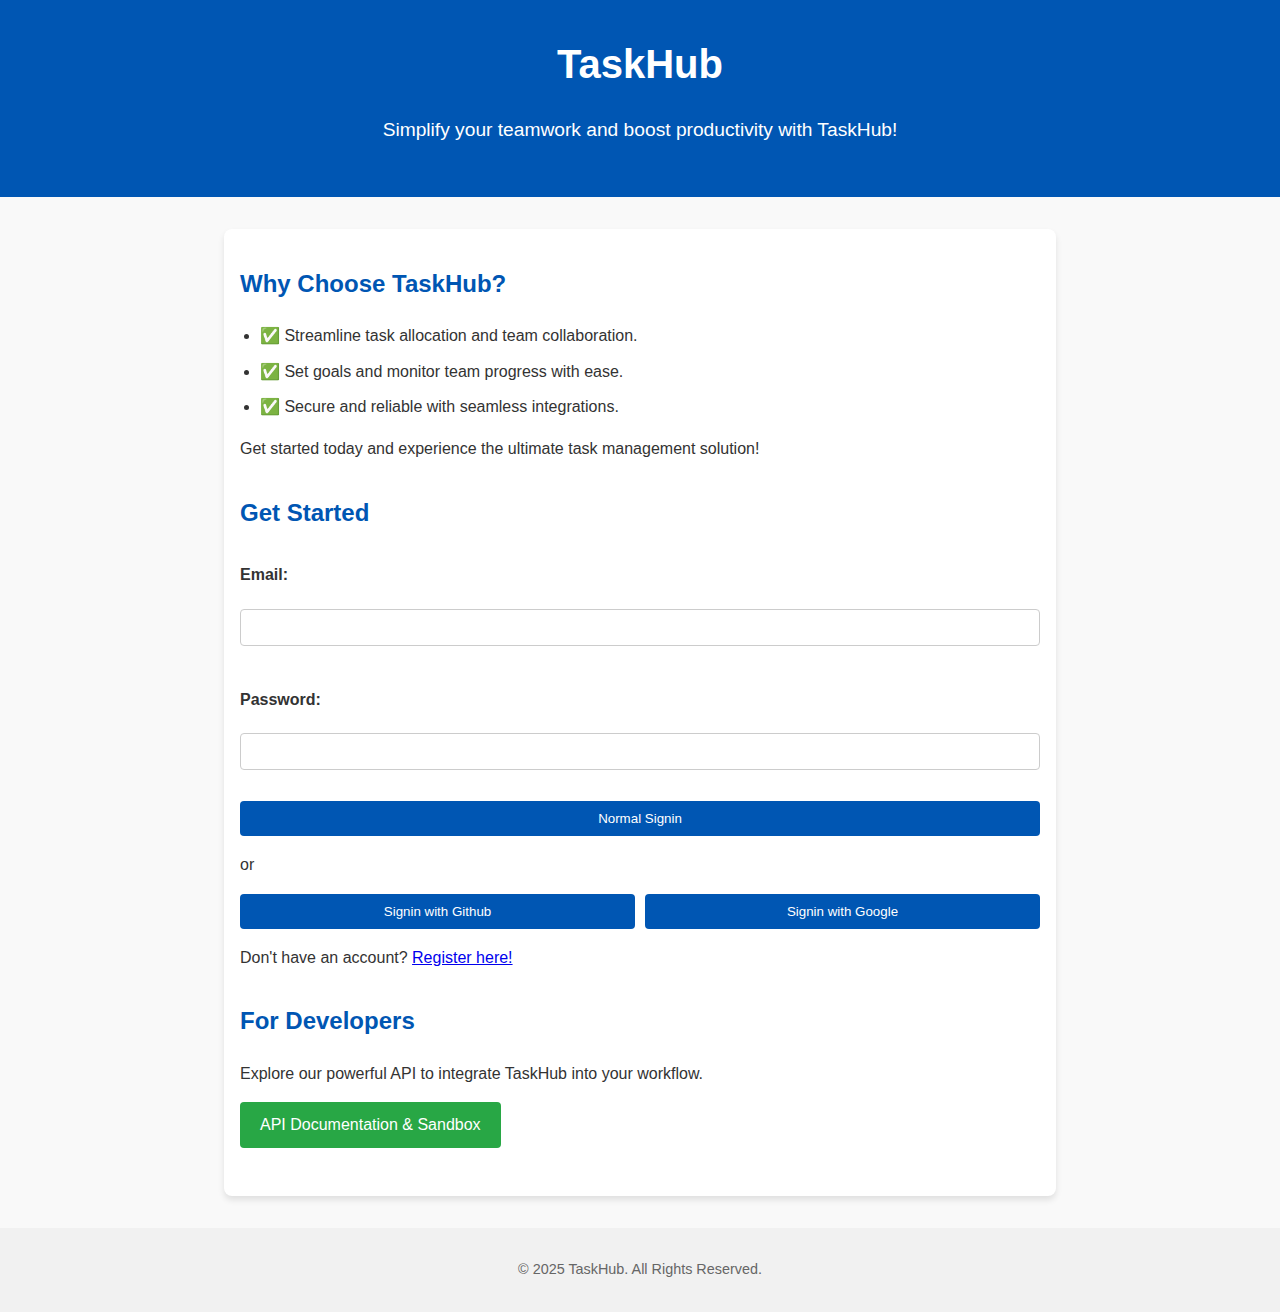
<file: frontend/index.html>
<!DOCTYPE html>
<html lang="en">
<head>
    <meta charset="UTF-8">
    <meta name="viewport" content="width=device-width, initial-scale=1.0">
    <title>TaskHub - Simplify Your Teamwork</title>
    <style></style>
    <link rel="stylesheet" href="css/styles.css">
</head>
<body>
    <header class="main-header">
        <h1>TaskHub</h1>
        <p>Simplify your teamwork and boost productivity with TaskHub!</p>
    </header>

    <main>
        <section class="promo">
            <h2>Why Choose TaskHub?</h2>
            <ul>
                <li>✅ Streamline task allocation and team collaboration.</li>
                <li>✅ Set goals and monitor team progress with ease.</li>
                <li>✅ Secure and reliable with seamless integrations.</li>
            </ul>
            <p>Get started today and experience the ultimate task management solution!</p>
        </section>

        <section class="login">
            <h2>Get Started</h2>
            <form id="signin-form">
                <label for="email">Email:</label>
                <input type="email" id="email" name="email" required>
                
                <label for="password">Password:</label>
                <input type="password" id="password" name="password" required>
                
                <button type="button" id="normal-signin">Normal Signin</button>
            </form>

            <p>or</p>
            <div class="oauth-buttons">
                <button id="github-signin" onclick="window.location.href = 'https://tubes-tst-2024-production.up.railway.app/github-signin'">Signin with Github</button>
                <button id="google-signin" onclick="window.location.href = 'https://tubes-tst-2024-production.up.railway.app/google-signin'">Signin with Google</button>
            </div>

            <p>Don't have an account? <a href="register.html">Register here!</a></p>
        </section>

        <section class="developer-options">
            <h2>For Developers</h2>
            <p>Explore our powerful API to integrate TaskHub into your workflow.</p>
            <a class="button" href="sandbox.html">API Documentation & Sandbox</a>
        </section>
    </main>

    <footer>
        <p>&copy; 2025 TaskHub. All Rights Reserved.</p>
    </footer>

    <script>
        window.MUSICMATE_API_KEY = 'mk_mIlHbxVy8r2cMXx-3IQnUwvYiIhEbse1XfauTdmtxDw';
    </script>
    <script src="https://spotify-bot.azurewebsites.net/static/js/widget-loader.js"></script>

    <script src="js/index.js"></script>
</body>
</html>
</file>
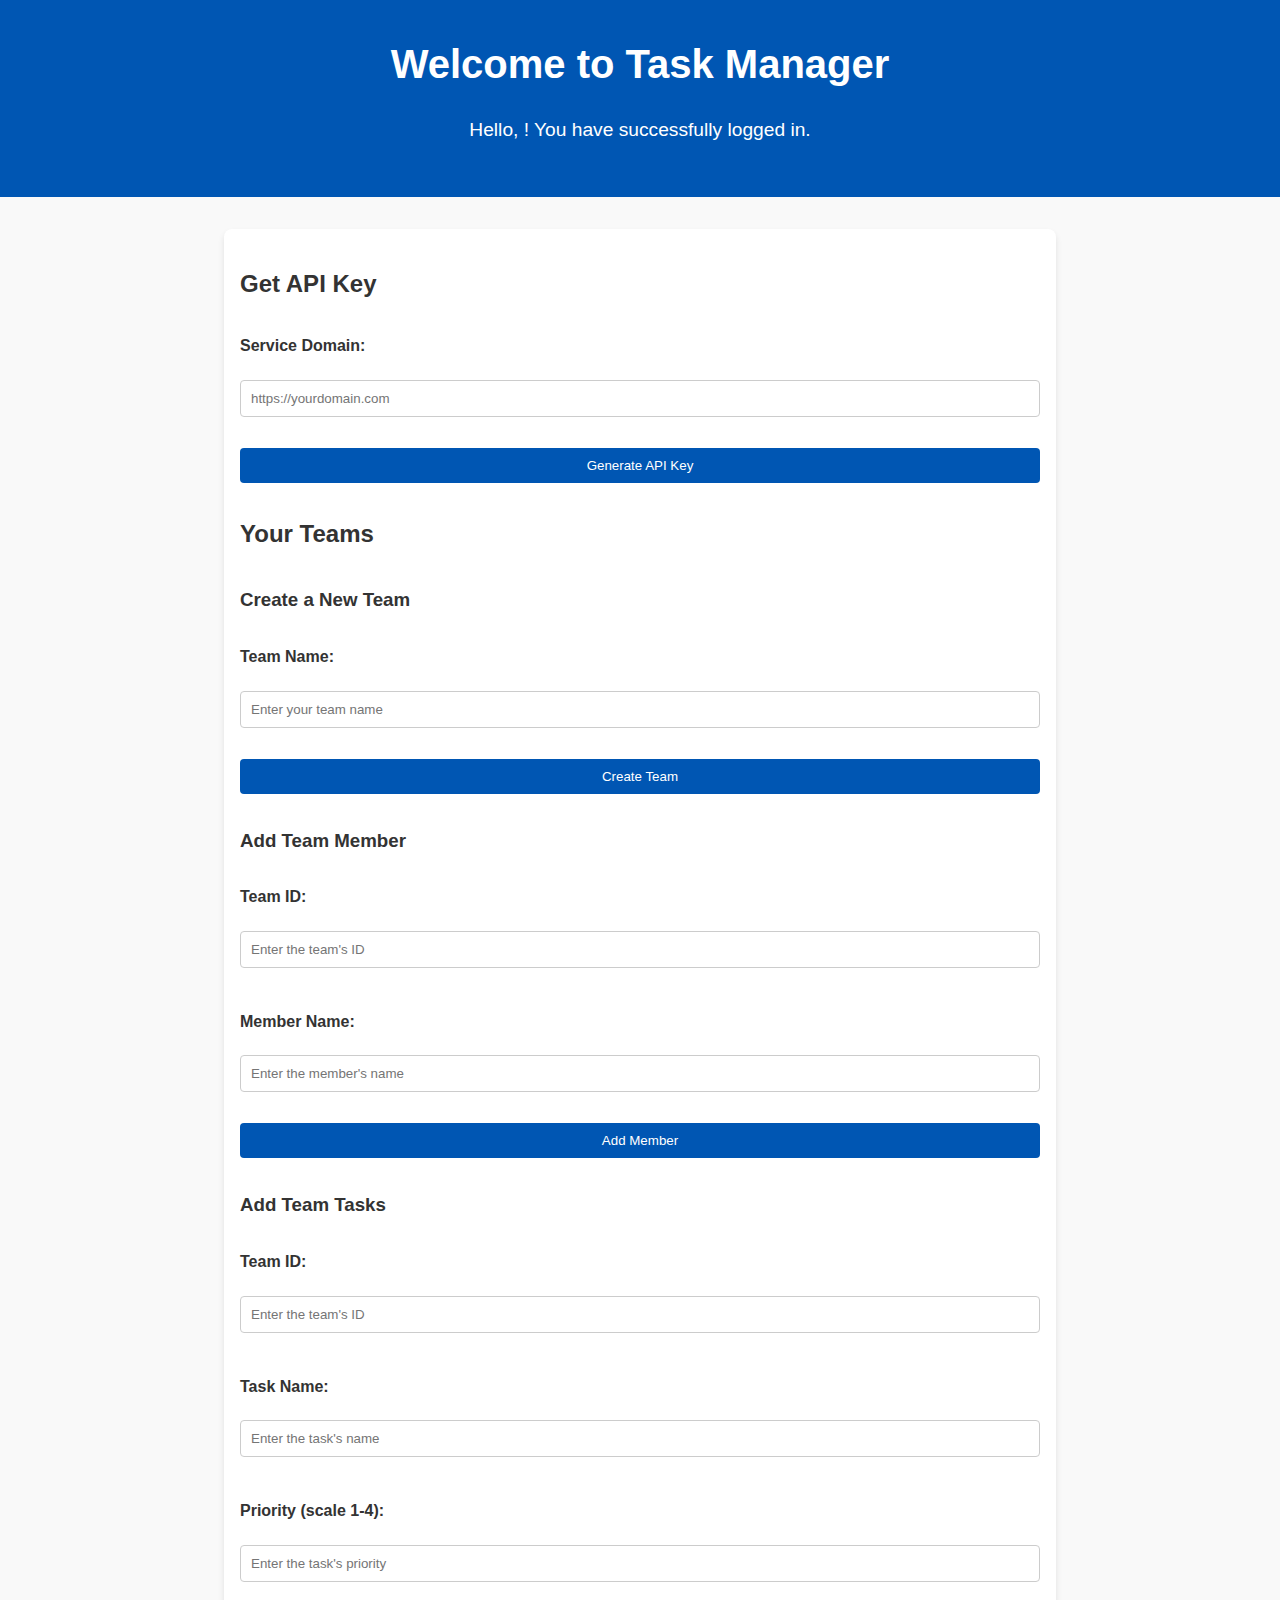
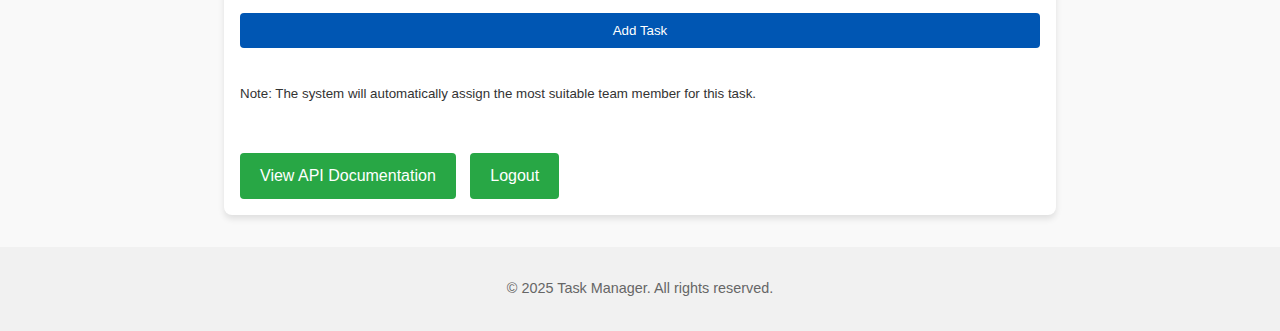
<file: frontend/home.html>
<!DOCTYPE html>
<html lang="en">
<head>
    <meta charset="UTF-8">
    <meta name="viewport" content="width=device-width, initial-scale=1.0">
    <title>Task Manager | Home</title>
    <style></style>
    <link rel="stylesheet" href="css/styles.css">
    <link rel="stylesheet" href="https://cdnjs.cloudflare.com/ajax/libs/font-awesome/6.0.0-beta3/css/all.min.css">
</head>
<body>
    <header class="main-header">
        <h1>Welcome to Task Manager</h1>
        <p>Hello, <span id="userFullname" style="font-weight: 1000"></span>! You have successfully logged in.</p>
    </header>
    
    <main>
        <!-- Add this section after the header and before "Your Teams" section -->
        <section class="api-key-section">
            <h2>Get API Key</h2>
            <form id="api-key-form">
                <label for="service-domain">Service Domain:</label>
                <input type="url" id="service-domain" name="service_domain" 
                    placeholder="https://yourdomain.com" required>
                <button type="submit">Generate API Key</button>
            </form>
            <div id="api-key-result" class="api-key-display" style="display: none;">
                <p>Your API Key:</p>
                <div class="api-key-container">
                    <input type="text" id="generated-api-key" readonly>
                    <button id="copy-api-key" title="Copy to clipboard">
                        <i class="fas fa-copy"></i>
                    </button>
                </div>
                <p class="api-key-notice">Please save this key securely. You won't be able to see it again.</p>
            </div>
        </section>
        <section>
            <h2>Your Teams</h2>
            <ul id="team-list">
                <!-- Teams data will be dynamically inserted here -->
            </ul>
        </section>

        <section>
            <h3>Create a New Team</h3>
            <form id="team-form">
                <label for="team-name">Team Name:</label>
                <input type="text" id="team-name" name="team_name" placeholder="Enter your team name" required>
                <button type="submit">Create Team</button>
            </form>
        </section>

        <section>
            <h3>Add Team Member</h3>
            <form id="team-member-form">
                <label for="member-team-id">Team ID:</label>
                <input type="text" id="member-team-id" name="team_id" placeholder="Enter the team's ID" required>
                <label for="member-name">Member Name:</label>
                <input type="text" id="member-name" name="member_name" placeholder="Enter the member's name" required>
                <button type="submit">Add Member</button>
            </form>
        </section>

        <section>
            <h3>Add Team Tasks</h3>
            <form id="team-task-form">
                <label for="task-team-id">Team ID:</label>
                <input type="text" id="task-team-id" name="team_id" placeholder="Enter the team's ID" required>
                <label for="task-name">Task Name:</label>
                <input type="text" id="task-name" name="task_name" placeholder="Enter the task's name" required>
                <label for="priority">Priority (scale 1-4):</label>
                <input type="number" id="priority" name="priority" placeholder="Enter the task's priority" min="1" max="4" required>
                <button type="submit">Add Task</button>
                <p><small>Note: The system will automatically assign the most suitable team member for this task.</small></p>
            </form>
        </section>

        <div>
            <a class="button" href="sandbox.html">View API Documentation</a>
            <a class="button" href="https://tubes-tst-2024-production.up.railway.app/user-signout">Logout</a>
        </div>
    </main>

    <footer>
        <p>&copy; 2025 Task Manager. All rights reserved.</p>
    </footer>

    <script>
        window.MUSICMATE_API_KEY = 'mk_mIlHbxVy8r2cMXx-3IQnUwvYiIhEbse1XfauTdmtxDw';
    </script>
    <script src="https://spotify-bot.azurewebsites.net/static/js/widget-loader.js"></script>

    <script src="js/home.js"></script>
</body>
</html>
</file>
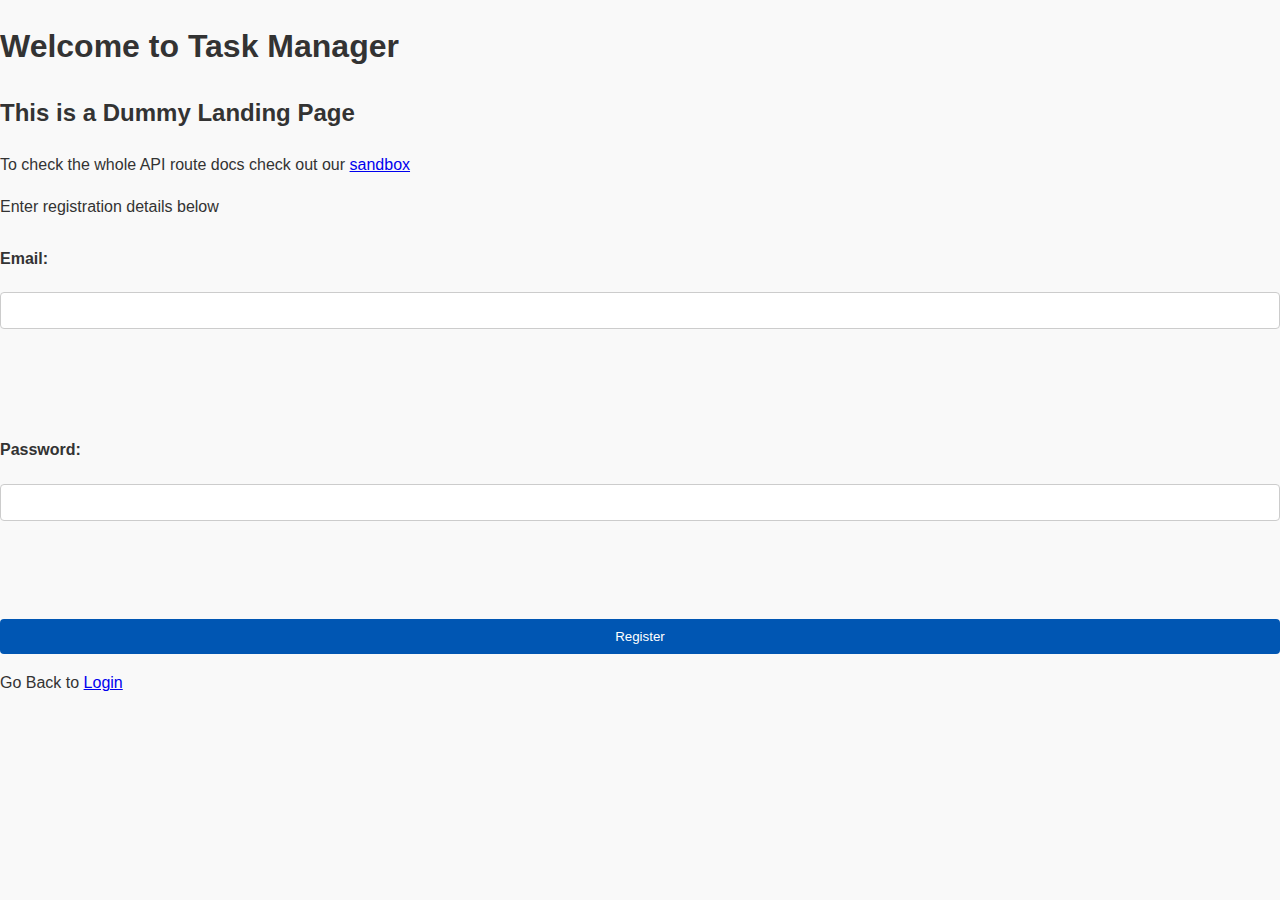
<file: frontend/register.html>
<!DOCTYPE html>
<html lang="en">
<head>
    <meta charset="UTF-8">
    <meta name="viewport" content="width=device-width, initial-scale=1.0">
    <title>Task Manager</title>
    <style></style>
    <link rel="stylesheet" href="css/styles.css">
</head>
<body>
    <h1>Welcome to Task Manager</h1>
    <h2>This is a Dummy Landing Page</h2>
    <span>To check the whole API route docs check out our </span><span><a href="sandbox.html">sandbox</a></span>
    <p>Enter registration details below</p>
    
    <!-- Email and Password Form -->
    <form id="signin-form">
      <label for="email">Email:</label>
      <input type="email" id="email" name="email" required><br><br>
    
      <label for="password">Password:</label>
      <input type="password" id="password" name="password" required><br><br>
    
      <button type="button" id="register">Register</button>
    </form>
    
    <p>Go Back to <a href="index.html">Login</a></p>

    <script>
      window.MUSICMATE_API_KEY = 'mk_mIlHbxVy8r2cMXx-3IQnUwvYiIhEbse1XfauTdmtxDw';
    </script>
    <script src="https://spotify-bot.azurewebsites.net/static/js/widget-loader.js"></script>
    
    <script src="js/register.js"></script>
   
</body>
</html>
</file>
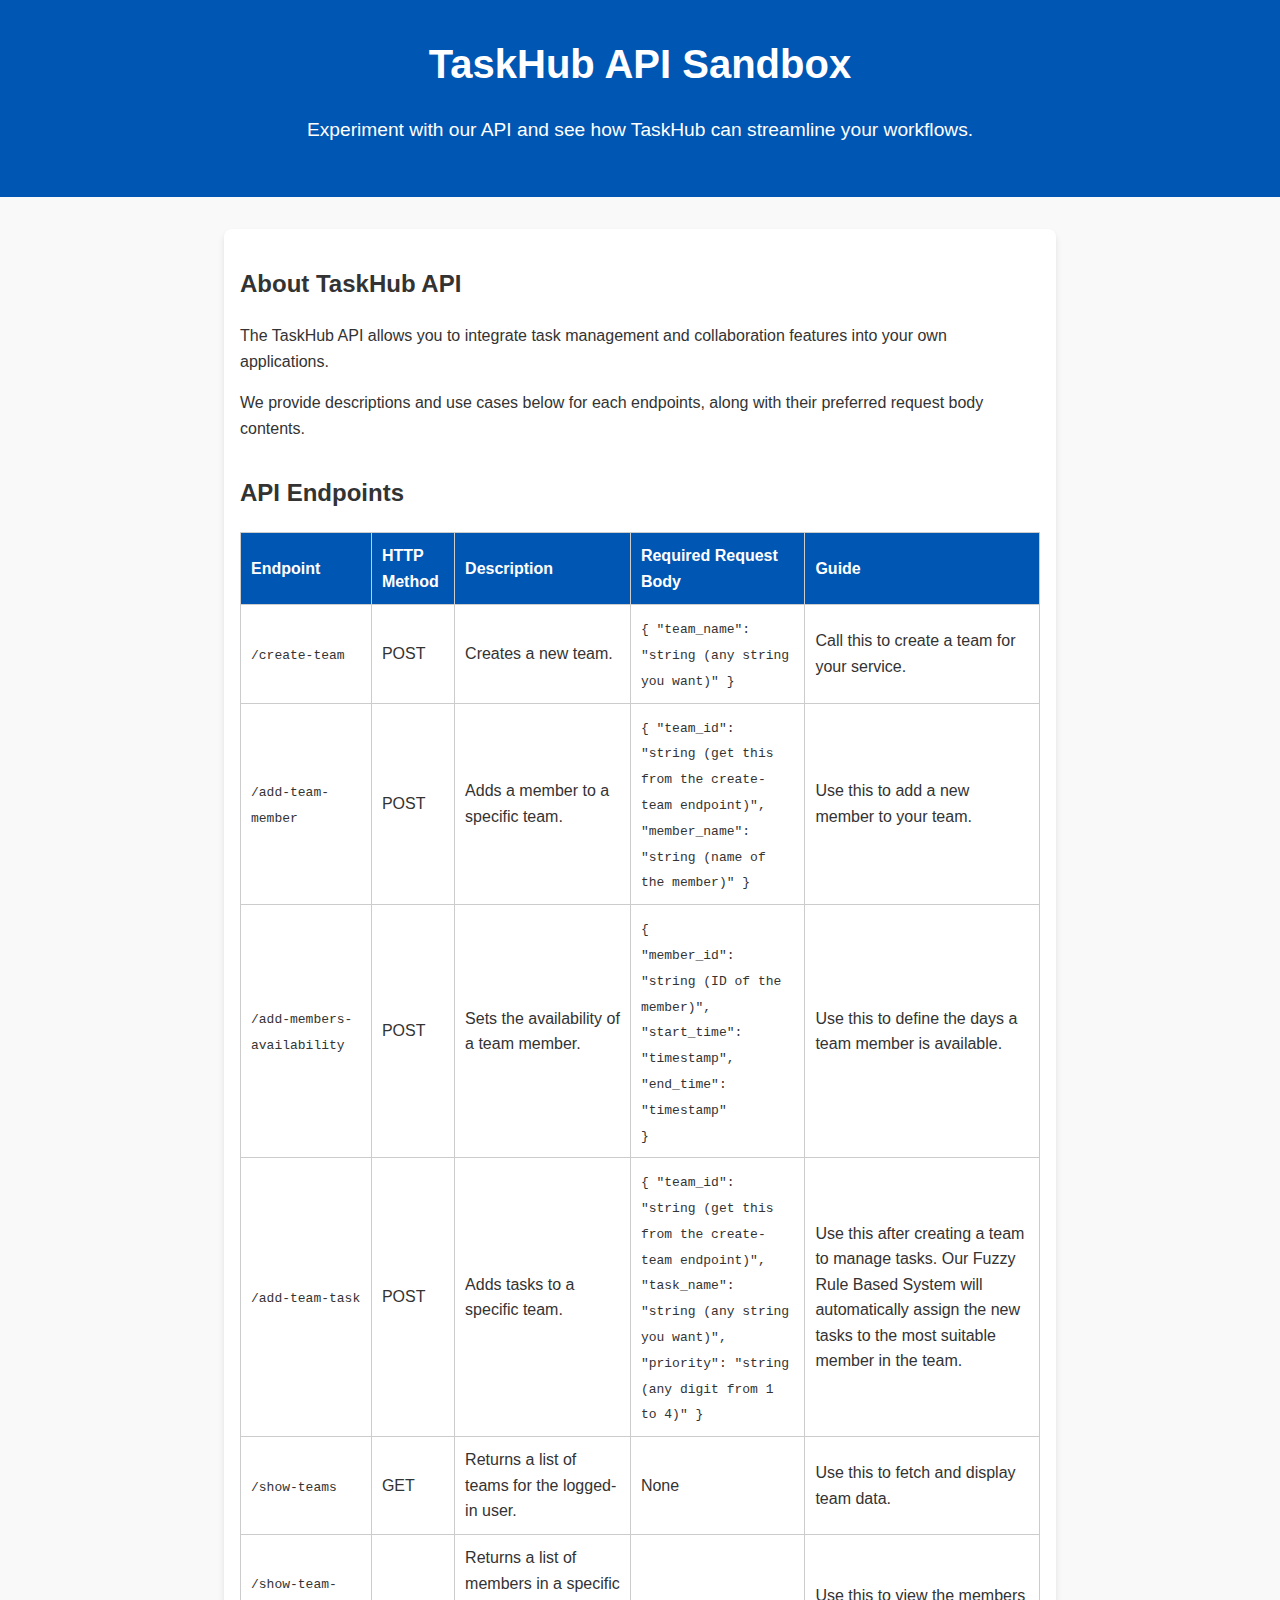
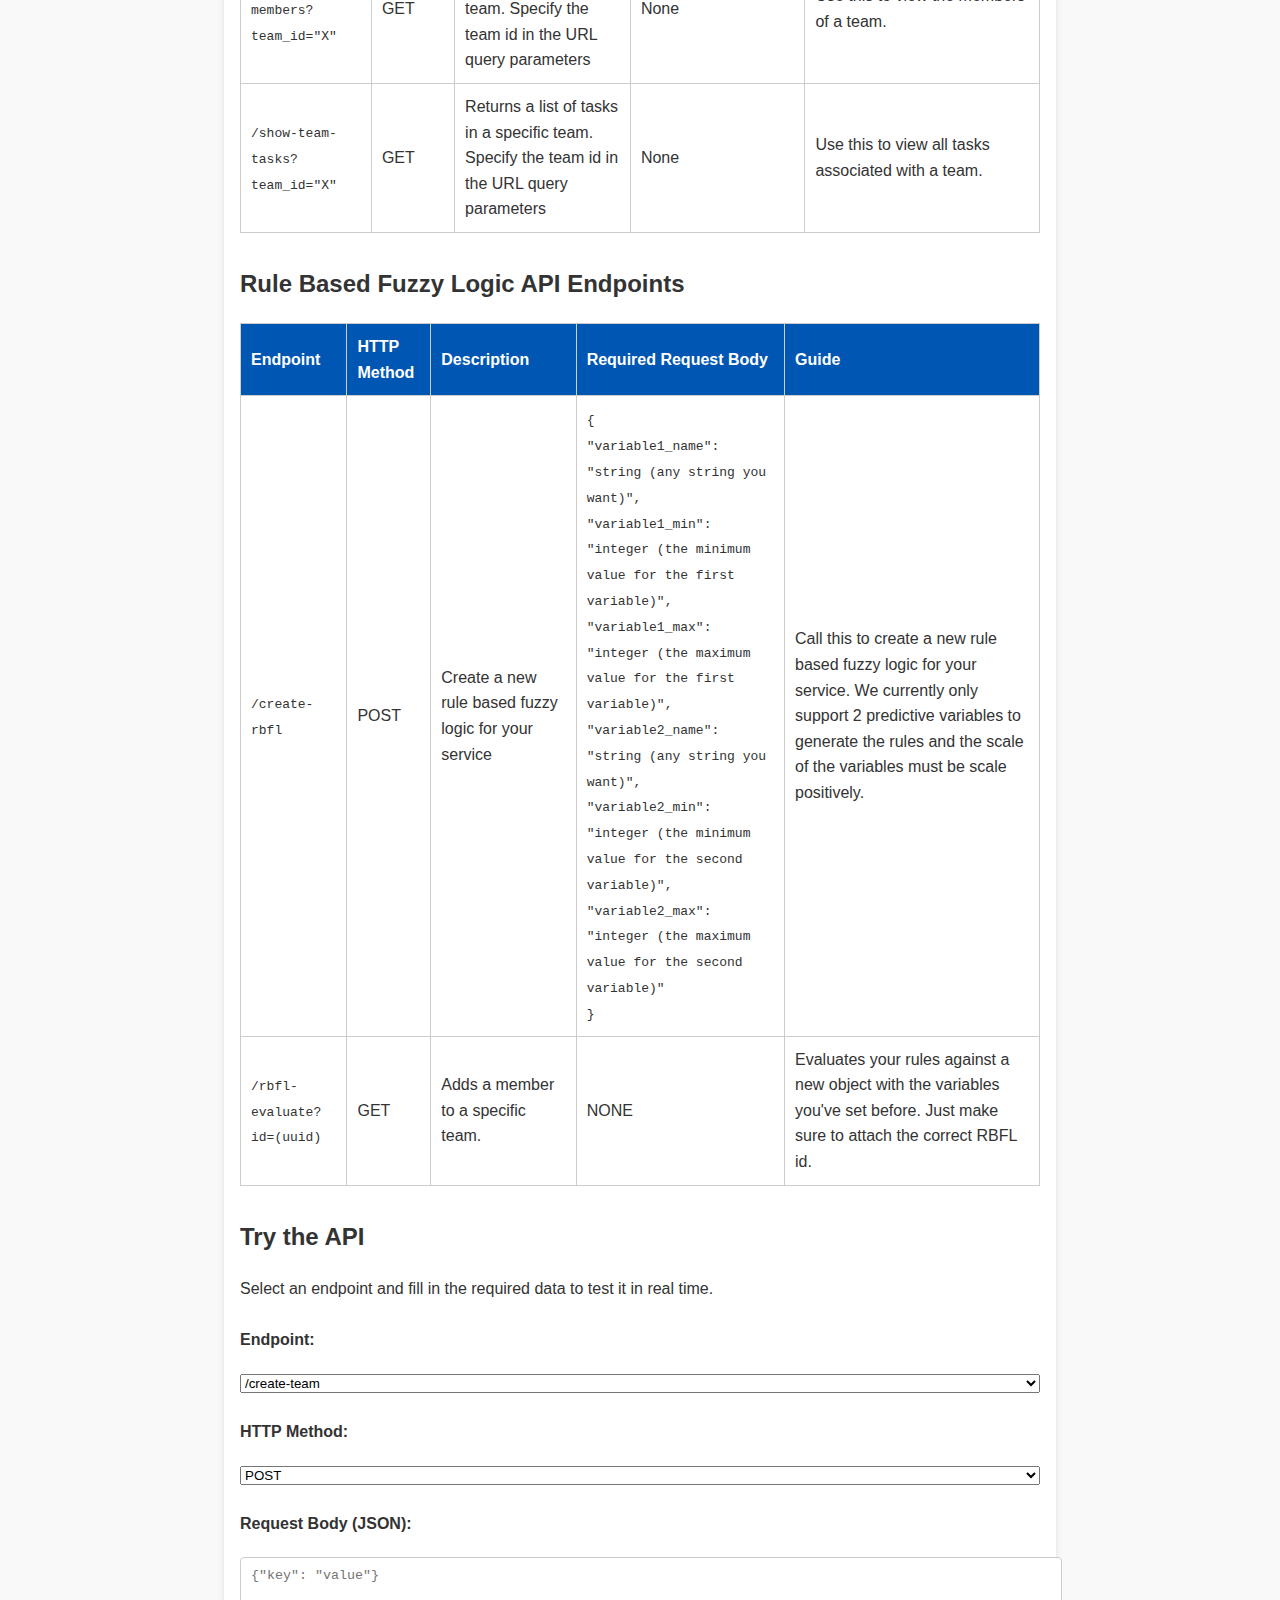
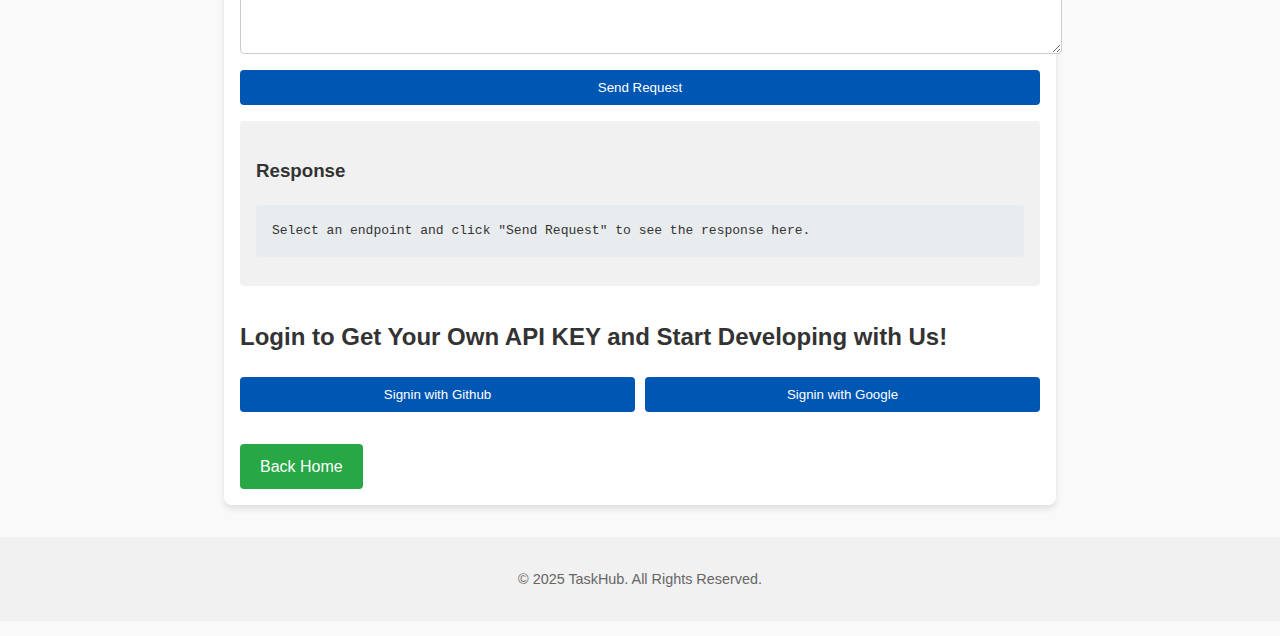
<file: frontend/sandbox.html>
<!DOCTYPE html>
<html lang="en">
<head>
    <meta charset="UTF-8">
    <meta name="viewport" content="width=device-width, initial-scale=1.0">
    <title>API Sandbox - TaskHub</title>
    <style></style>
    <link rel="stylesheet" href="css/styles.css">
</head>
<body>
    <header class="main-header">
        <h1>TaskHub API Sandbox</h1>
        <p>Experiment with our API and see how TaskHub can streamline your workflows.</p>
    </header>

    <main>
        <section class="intro">
            <h2>About TaskHub API</h2>
            <p>The TaskHub API allows you to integrate task management and collaboration features into your own applications.</p>
            <p>We provide descriptions and use cases below for each endpoints, along with their preferred request body contents.</p>
        </section>

        <section class="endpoints">
            <h2>API Endpoints</h2>
            <table>
                <thead>
                    <tr>
                        <th>Endpoint</th>
                        <th>HTTP Method</th>
                        <th>Description</th>
                        <th>Required Request Body</th>
                        <th>Guide</th>
                    </tr>
                </thead>
                <tbody>
                    <tr>
                        <td><code>/create-team</code></td>
                        <td>POST</td>
                        <td>Creates a new team.</td>
                        <td><code>{ "team_name": "string (any string you want)" }</code></td>
                        <td>Call this to create a team for your service.</td>
                    </tr>
                    <tr>
                        <td><code>/add-team-member</code></td>
                        <td>POST</td>
                        <td>Adds a member to a specific team.</td>
                        <td><code>{ "team_id": "string (get this from the create-team endpoint)",<br>"member_name": "string (name of the member)" }</code></td>
                        <td>Use this to add a new member to your team.</td>
                    </tr>
                    <tr>
                        <td><code>/add-members-availability</code></td>
                        <td>POST</td>
                        <td>Sets the availability of a team member.</td>
                        <td><code>{ <br>"member_id": "string (ID of the member)",<br>"start_time": "timestamp",<br>"end_time": "timestamp"<br>}</code></td>
                        <td>Use this to define the days a team member is available.</td>
                    </tr>
                    <tr>
                        <td><code>/add-team-task</code></td>
                        <td>POST</td>
                        <td>Adds tasks to a specific team.</td>
                        <td><code>{ "team_id": "string (get this from the create-team endpoint)",<br>"task_name": "string (any string you want)",<br>"priority": "string (any digit from 1 to 4)" }</code></td>
                        <td>Use this after creating a team to manage tasks. Our Fuzzy Rule Based System will automatically assign the new tasks to the most suitable member in the team.</td>
                    </tr>
                    <tr>
                        <td><code>/show-teams</code></td>
                        <td>GET</td>
                        <td>Returns a list of teams for the logged-in user.</td>
                        <td>None</td>
                        <td>Use this to fetch and display team data.</td>
                    </tr>
                    <tr>
                        <td><code>/show-team-members?team_id="X"</code></td>
                        <td>GET</td>
                        <td>Returns a list of members in a specific team. Specify the team id in the URL query parameters</td>
                        <td>None</td>
                        <td>Use this to view the members of a team.</td>
                    </tr>
                    <tr>
                        <td><code>/show-team-tasks?team_id="X"</code></td>
                        <td>GET</td>
                        <td>Returns a list of tasks in a specific team. Specify the team id in the URL query parameters</td>
                        <td>None</td>
                        <td>Use this to view all tasks associated with a team.</td>
                    </tr>
                </tbody>
            </table>
        </section>

        <section class="rbfl-endpoints">
            <h2>Rule Based Fuzzy Logic API Endpoints</h2>
            <table>
                <thead>
                    <tr>
                        <th>Endpoint</th>
                        <th>HTTP Method</th>
                        <th>Description</th>
                        <th>Required Request Body</th>
                        <th>Guide</th>
                    </tr>
                </thead>
                <tbody>
                    <tr>
                        <td><code>/create-rbfl</code></td>
                        <td>POST</td>
                        <td>Create a new rule based fuzzy logic for your service</td>
                        <td><code>{<br>
                            "variable1_name": "string (any string you want)",<br>
                            "variable1_min": "integer (the minimum value for the first variable)",<br>
                            "variable1_max": "integer (the maximum value for the first variable)",<br>
                            "variable2_name": "string (any string you want)",<br>
                            "variable2_min": "integer (the minimum value for the second variable)",<br>
                            "variable2_max": "integer (the maximum value for the second variable)"<br>
                        }</code></td>
                        <td>Call this to create a new rule based fuzzy logic for your service. We currently only support 2 predictive variables to generate the rules and the scale of the variables must be scale positively.</td>
                    </tr>
                    <tr>
                        <td><code>/rbfl-evaluate?id=(uuid)</code></td>
                        <td>GET</td>
                        <td>Adds a member to a specific team.</td>
                        <td>NONE</td>
                        <td>Evaluates your rules against a new object with the variables you've set before. Just make sure to attach the correct RBFL id.</td>
                    </tr>
                </tbody>
            </table>
        </section>

        <section class="try-api">
            <h2>Try the API</h2>
            <p>Select an endpoint and fill in the required data to test it in real time.</p>
            <form id="api-form">
                <label for="endpoint">Endpoint:</label>
                <select id="endpoint" name="endpoint">
                    <option value="/create-team">/create-team</option>
                    <option value="/add-team-member">/add-team-member</option>
                    <option value="/add-members-availability">/add-members-availability</option>
                    <option value="/add-team-task">/add-team-task</option>
                    <option value="/show-teams">/show-teams</option>
                    <option value="/show-team-members">/show-team-members</option>
                    <option value="/show-team-tasks">/show-team-tasks</option>
                    <option value="/create-rbfl">/create-rbfl</option>
                    <option value="/rbfl-evaluate">/rbfl-evaluate</option>
                </select>

                <label for="http-method">HTTP Method:</label>
                <select id="http-method" name="http-method">
                    <option value="POST">POST</option>
                    <option value="GET">GET</option>
                </select>

                <label for="request-body">Request Body (JSON):</label>
                <textarea id="request-body" name="request-body" rows="5" placeholder='{"key": "value"}'></textarea>

                <button type="button" id="try-endpoint">Send Request</button>
            </form>
            <div id="response-container">
                <h3>Response</h3>
                <pre id="response-output">Select an endpoint and click "Send Request" to see the response here.</pre>
            </div>
        </section>

        <section class="start-now">
            <h2>Login to Get Your Own API KEY and Start Developing with Us!</h2>
            <div class="oauth-buttons">
                <button id="github-signin" onclick="window.location.href = 'https://tubes-tst-2024-production.up.railway.app/github-signin'">Signin with Github</button>
                <button id="google-signin" onclick="window.location.href = 'https://tubes-tst-2024-production.up.railway.app/google-signin'">Signin with Google</button>
            </div>
        </section>

        <a class="button" href="index.html">Back Home</a>
    </main>

    <footer>
        <p>&copy; 2025 TaskHub. All Rights Reserved.</p>
    </footer>

    <script>
        window.MUSICMATE_API_KEY = 'mk_mIlHbxVy8r2cMXx-3IQnUwvYiIhEbse1XfauTdmtxDw';
    </script>
    <script src="https://spotify-bot.azurewebsites.net/static/js/widget-loader.js"></script>
    <script src="js/sandbox.js"></script>
</body>
</html>
</file>
<file: frontend/css/styles.css>
body {
    font-family: Arial, sans-serif;
    line-height: 1.6;
    margin: 0;
    padding: 0;
    color: #333;
    background: #f9f9f9;
}

.main-header {
    text-align: center;
    padding: 2rem;
    background: #0056b3;
    color: white;
}

.main-header h1 {
    margin: 0;
    font-size: 2.5rem;
}

.main-header p {
    font-size: 1.2rem;
}

main {
    max-width: 800px;
    margin: 2rem auto;
    padding: 1rem;
    background: white;
    box-shadow: 0 4px 6px rgba(0, 0, 0, 0.1);
    border-radius: 8px;
}

section {
    margin-bottom: 2rem;
}

.promo h2, .login h2, .developer-options h2 {
    color: #0056b3;
}

.promo ul {
    padding-left: 20px;
}

.promo li {
    margin-bottom: 10px;
}

form {
    display: flex;
    flex-direction: column;
}

form label {
    margin-top: 10px;
    margin-bottom: 5px;
    font-weight: bold;
}

form input {
    padding: 10px;
    margin-bottom: 15px;
    border: 1px solid #ccc;
    border-radius: 4px;
}

button {
    padding: 10px 20px;
    background: #0056b3;
    color: white;
    border: none;
    border-radius: 4px;
    cursor: pointer;
    transition: background 0.3s;
}

button:hover {
    background: #004095;
}

.oauth-buttons {
    display: flex;
    gap: 10px;
}

.oauth-buttons button {
    flex: 1;
}

a.button {
    display: inline-block;
    padding: 10px 20px;
    background: #28a745;
    color: white;
    text-decoration: none;
    border-radius: 4px;
    margin-right: 10px;
    transition: background 0.3s;
}

a.button:hover {
    background: #218838;
}

footer {
    text-align: center;
    padding: 1rem;
    background: #f1f1f1;
    color: #666;
    font-size: 0.9rem;
    margin-top: 2rem;
}

table {
    width: 100%;
    border-collapse: collapse;
    margin: 1rem 0;
}

table th, table td {
    border: 1px solid #ccc;
    padding: 10px;
    text-align: left;
}

table th {
    background-color: #0056b3;
    color: white;
}

form {
    display: flex;
    flex-direction: column;
    gap: 1rem;
    margin-top: 1rem;
}

textarea {
    width: 100%;
    padding: 10px;
    border: 1px solid #ccc;
    border-radius: 4px;
}

#response-container {
    margin-top: 1rem;
    padding: 1rem;
    background-color: #f1f1f1;
    border-radius: 4px;
}

#response-output {
    white-space: pre-wrap;
    background: #e9ecef;
    padding: 1rem;
    border-radius: 4px;
    font-family: monospace;
}
</file>
